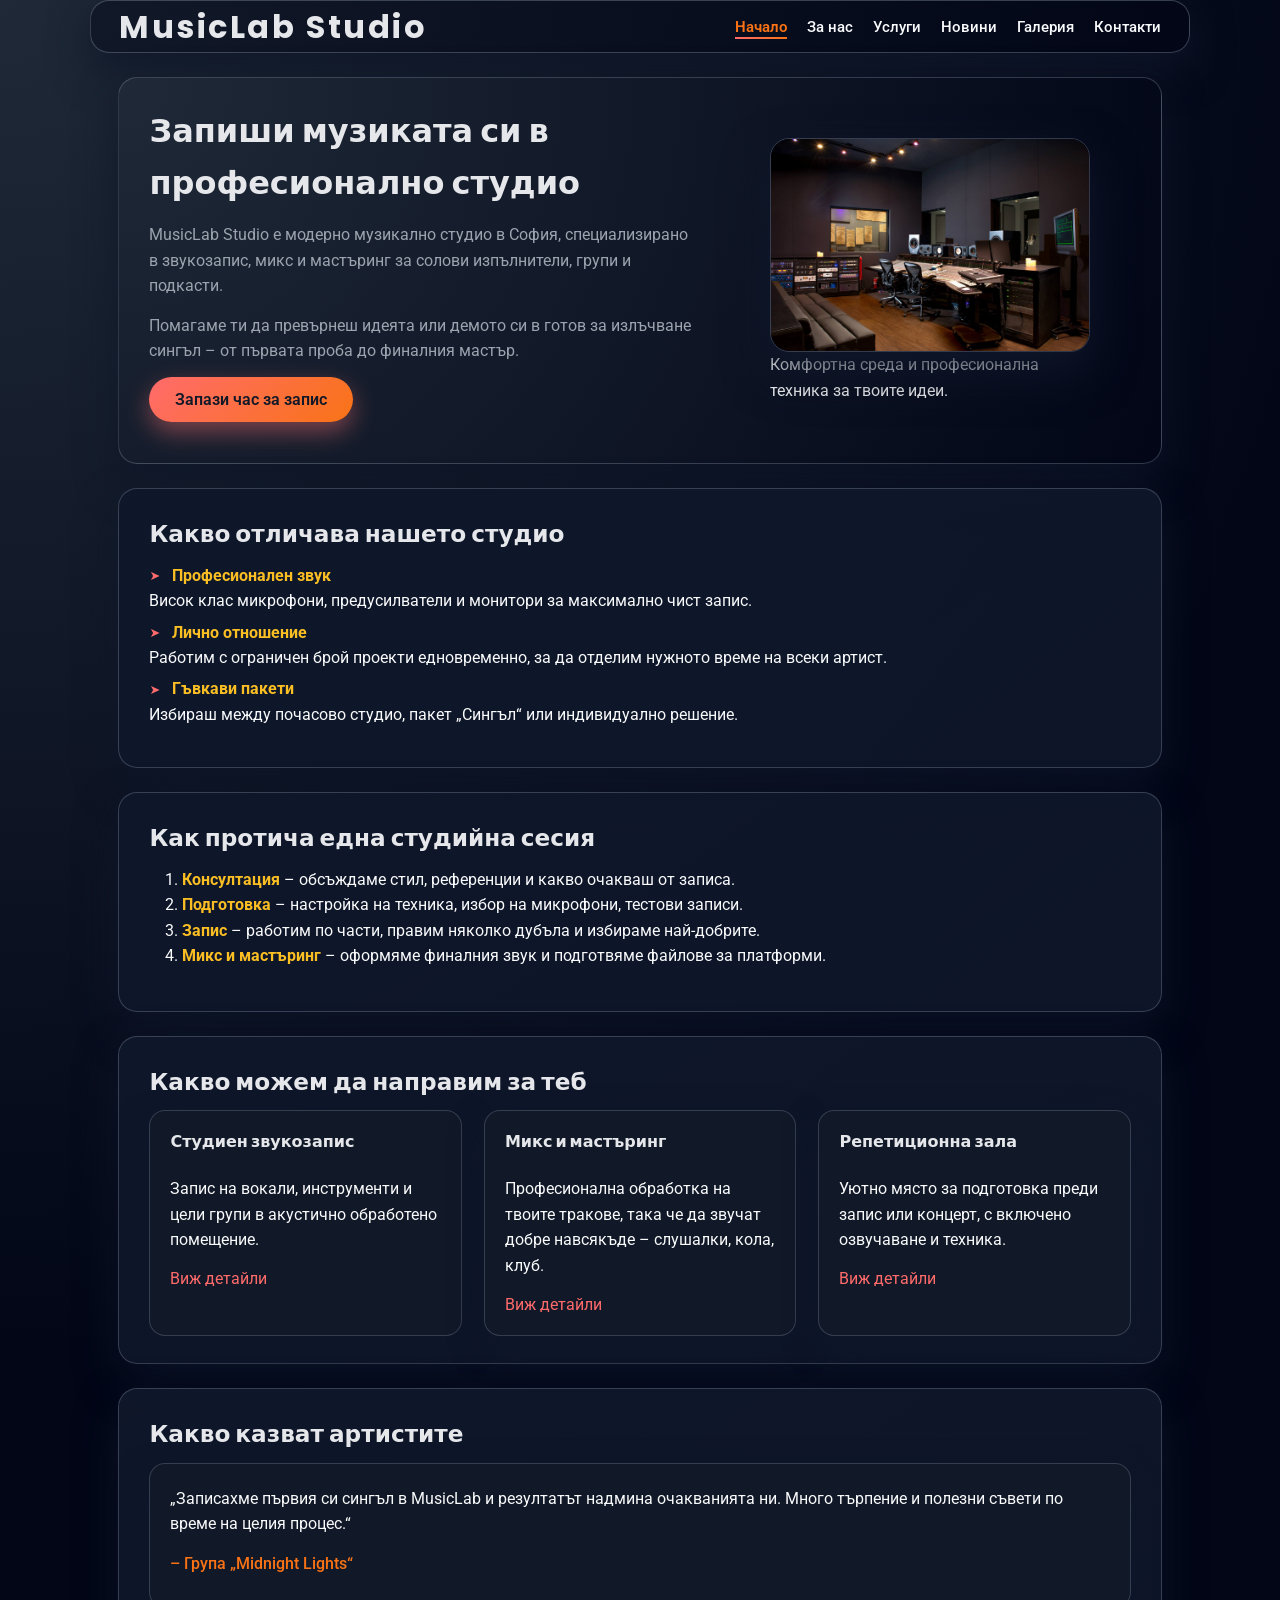
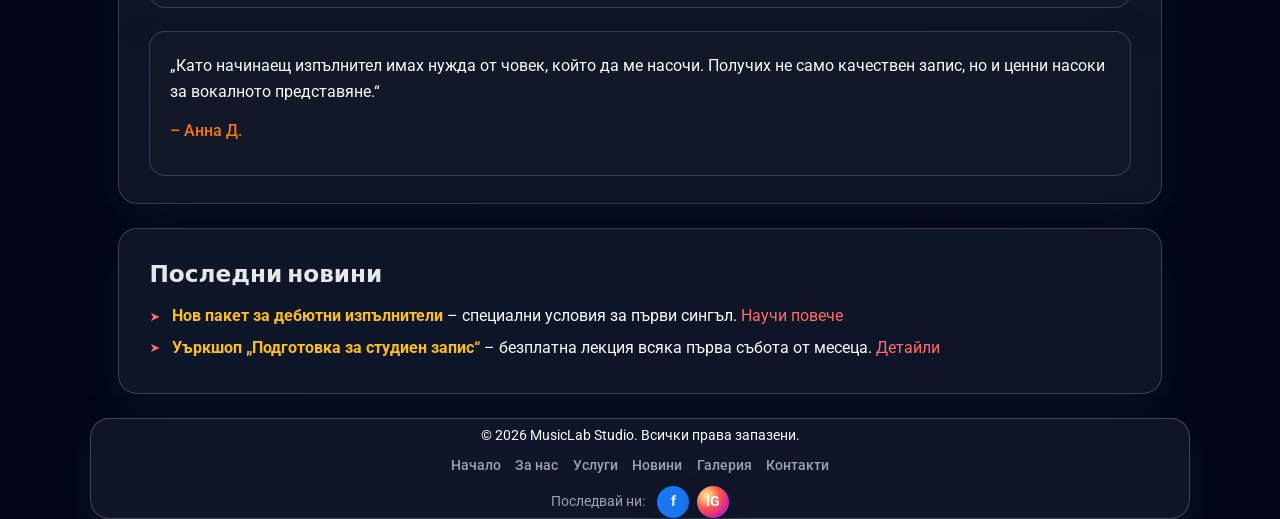
<file: index.html>
﻿<!DOCTYPE html>
<html lang="bg">
<head>
    <meta charset="UTF-8">
    <meta name="viewport" content="width=device-width, initial-scale=1.0">
    <title>MusicLab Studio – Начало</title>
    <meta name="description" content="MusicLab Studio е модерно музикално студио в София, специализирано в звукозапис, микс и мастъринг за изпълнители, групи и подкасти.">
    <link rel="preconnect" href="https://fonts.googleapis.com">
    <link rel="preconnect" href="https://fonts.gstatic.com" crossorigin>
    <link href="https://fonts.googleapis.com/css2?family=Poppins:wght@400;600;700&family=Roboto:wght@300;400;500&display=swap" rel="stylesheet">

    <link rel="stylesheet" href="assets/css/style.css">

</head>
<body>
    <header>
        <h1>MusicLab Studio</h1>
        <nav>
            <ul>
                <li><a href="index.html">Начало</a></li>
                <li><a href="about.html">За нас</a></li>
                <li><a href="services.html">Услуги</a></li>
                <li><a href="news.html">Новини</a></li>
                <li><a href="gallery.html">Галерия</a></li>
                <li><a href="contacts.html">Контакти</a></li>
            </ul>
        </nav>
    </header>

    <main>
        <section class="hero">
            <div class="hero-text">
                <h2>Запиши музиката си в професионално студио</h2>
                <p>
                    MusicLab Studio е модерно музикално студио в София, специализирано
                    в звукозапис, микс и мастъринг за солови изпълнители, групи и подкасти.
                </p>
                <p>
                    Помагаме ти да превърнеш идеята или демото си в готов за излъчване сингъл –
                    от първата проба до финалния мастър.
                </p>
                <p>
                    <a href="contacts.html" class="btn-primary">Запази час за запис</a>
                </p>
            </div>

            <figure class="hero-image">
                <img src="assets/img/studio1.jpg" alt="Контролна зала на MusicLab Studio">
                <figcaption>Комфортна среда и професионална техника за твоите идеи.</figcaption>
            </figure>
        </section>


        <section class="home-highlights">
            <h3>Какво отличава нашето студио</h3>
            <ul class="features-list">
                <li>
                    <strong>Професионален звук</strong><br>
                    Висок клас микрофони, предусилватели и монитори за максимално чист запис.
                </li>
                <li>
                    <strong>Лично отношение</strong><br>
                    Работим с ограничен брой проекти едновременно, за да отделим нужното време
                    на всеки артист.
                </li>
                <li>
                    <strong>Гъвкави пакети</strong><br>
                    Избираш между почасово студио, пакет „Сингъл“ или индивидуално решение.
                </li>
            </ul>
        </section>


        <section class="home-process">
            <h3>Как протича една студийна сесия</h3>
            <ol class="process-steps">
                <li>
                    <strong>Консултация</strong> – обсъждаме стил, референции и какво очакваш от записа.
                </li>
                <li>
                    <strong>Подготовка</strong> – настройка на техника, избор на микрофони, тестови записи.
                </li>
                <li>
                    <strong>Запис</strong> – работим по части, правим няколко дубъла и избираме най-добрите.
                </li>
                <li>
                    <strong>Микс и мастъринг</strong> – оформяме финалния звук и подготвяме файлове за платформи.
                </li>
            </ol>
        </section>


        <section class="home-services-preview">
            <h3>Какво можем да направим за теб</h3>
            <div class="cards">
                <article class="card">
                    <h4>Студиен звукозапис</h4>
                    <p>
                        Запис на вокали, инструменти и цели групи
                        в акустично обработено помещение.
                    </p>
                    <a href="services.html#recording">Виж детайли</a>
                </article>

                <article class="card">
                    <h4>Микс и мастъринг</h4>
                    <p>
                        Професионална обработка на твоите тракове,
                        така че да звучат добре навсякъде – слушалки, кола, клуб.
                    </p>
                    <a href="services.html#mixing">Виж детайли</a>
                </article>

                <article class="card">
                    <h4>Репетиционна зала</h4>
                    <p>
                        Уютно място за подготовка преди запис или концерт,
                        с включено озвучаване и техника.
                    </p>
                    <a href="services.html#rehearsal">Виж детайли</a>
                </article>
            </div>
        </section>


        <section class="home-testimonials">
            <h3>Какво казват артистите</h3>
            <div class="testimonials-grid">
                <article class="testimonial">
                    <p>
                        „Записахме първия си сингъл в MusicLab и резултатът надмина очакванията ни.
                        Много търпение и полезни съвети по време на целия процес.“
                    </p>
                    <p class="author">– Група „Midnight Lights“</p>
                </article>
                <article class="testimonial">
                    <p>
                        „Като начинаещ изпълнител имах нужда от човек, който да ме насочи.
                        Получих не само качествен запис, но и ценни насоки за вокалното представяне.“
                    </p>
                    <p class="author">– Анна Д.</p>
                </article>
            </div>
        </section>


        <section class="home-news-preview">
            <h3>Последни новини</h3>
            <ul class="news-list">
                <li>
                    <strong>Нов пакет за дебютни изпълнители</strong> –
                    специални условия за първи сингъл. <a href="news.html">Научи повече</a>
                </li>
                <li>
                    <strong>Уъркшоп „Подготовка за студиен запис“</strong> –
                    безплатна лекция всяка първа събота от месеца. <a href="news.html">Детайли</a>
                </li>
            </ul>
        </section>
    </main>

    <footer>
        <p>© <span id="current-year"></span> MusicLab Studio. Всички права запазени.</p>

        <nav class="footer-nav">
            <a href="index.html">Начало</a>
            <a href="about.html">За нас</a>
            <a href="services.html">Услуги</a>
            <a href="news.html">Новини</a>
            <a href="gallery.html">Галерия</a>
            <a href="contacts.html">Контакти</a>
        </nav>

        <div class="footer-social">
            <span>Последвай ни:</span>
            <div class="social-links">
                <a href="https://www.facebook.com" target="_blank"
                   class="social-icon social-icon-fb" aria-label="Facebook">f</a>
                <a href="https://www.instagram.com" target="_blank"
                   class="social-icon social-icon-ig" aria-label="Instagram">IG</a>
            </div>
        </div>
    </footer>


    <button id="back-to-top"
            class="back-to-top"
            type="button"
            aria-label="Към началото на страницата">
        ↑ Нагоре
    </button>

    <script src="assets/js/main.js"></script>
</body>
</html>
</file>
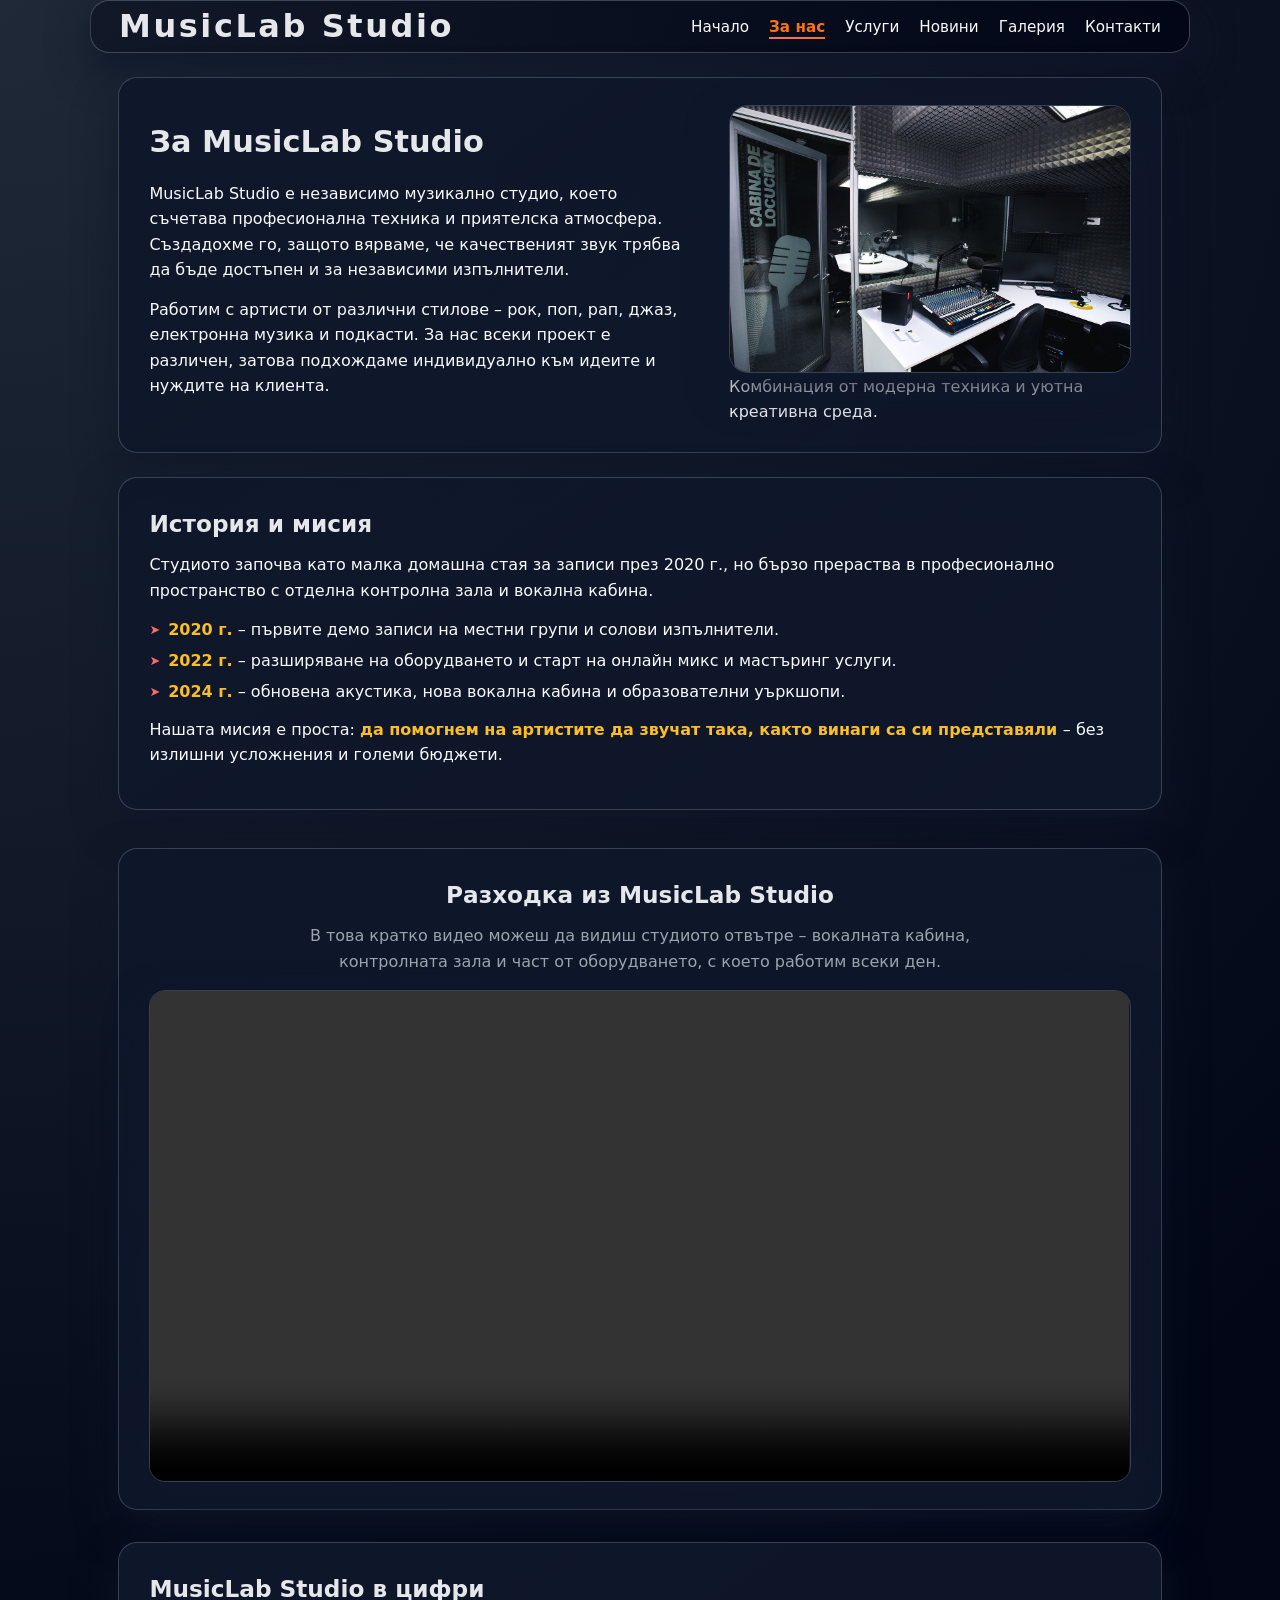
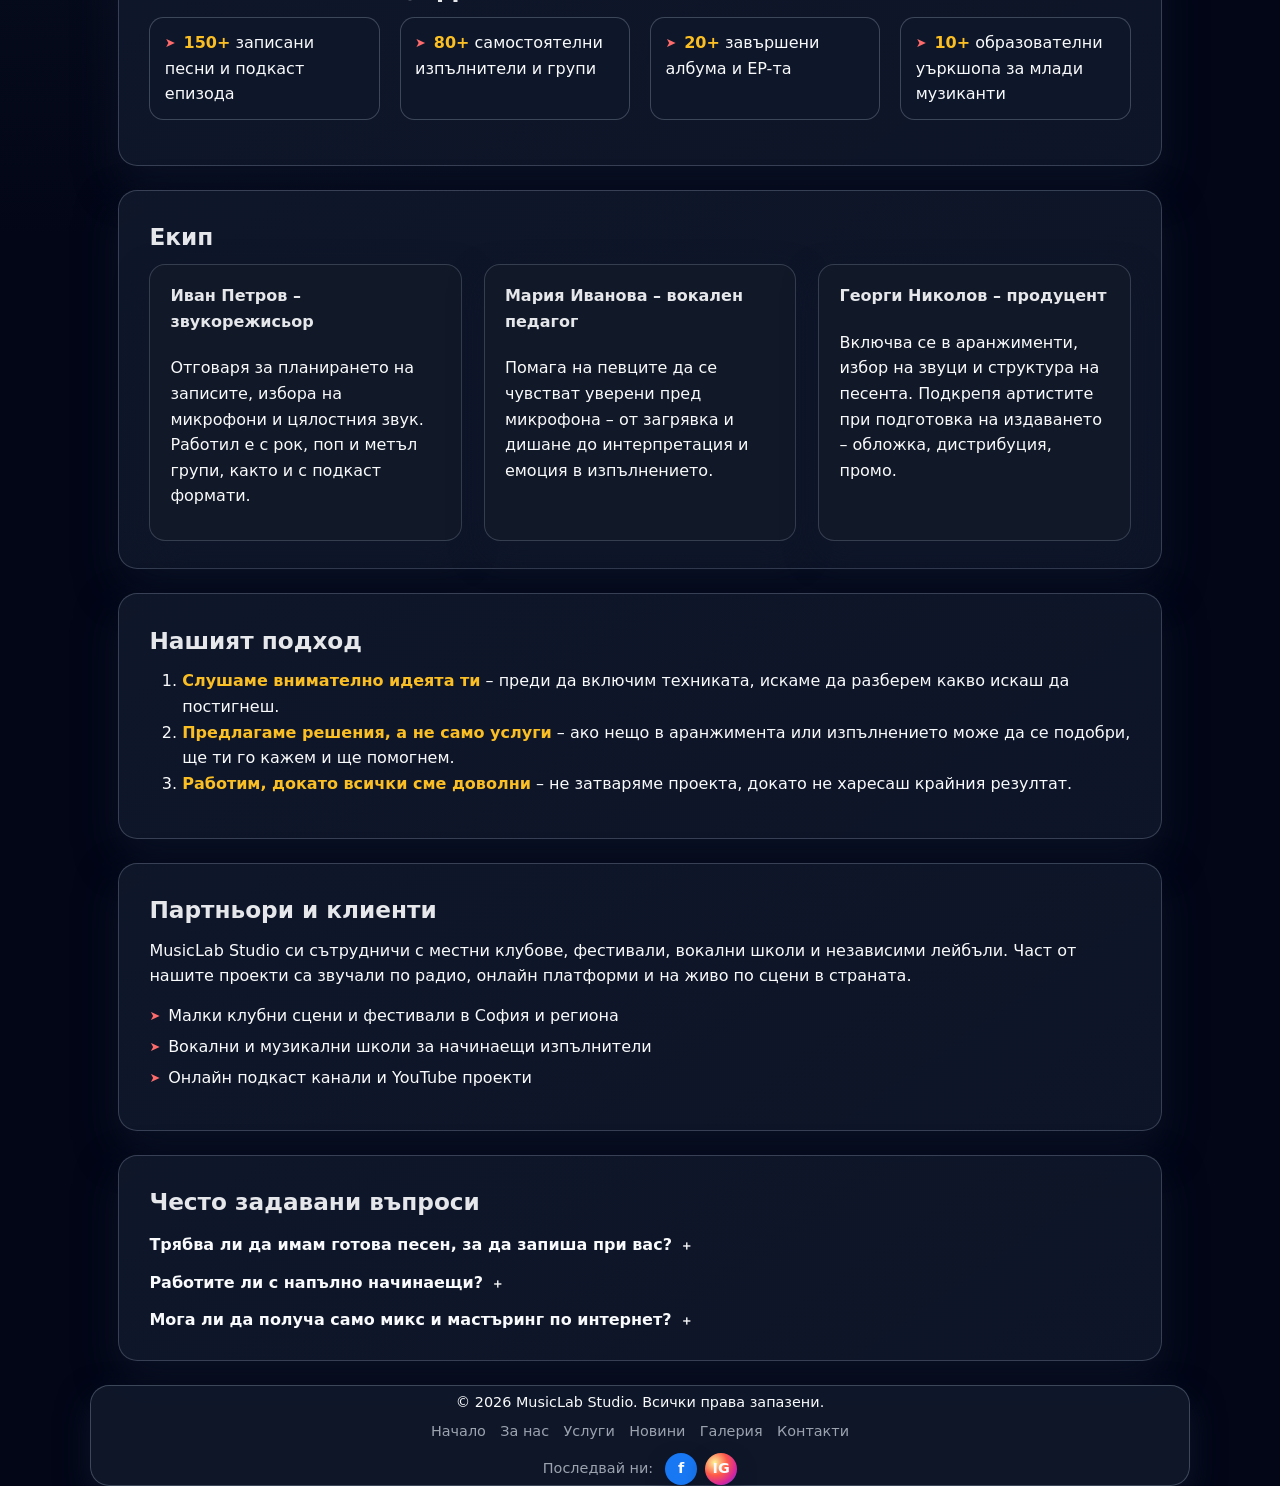
<file: about.html>
﻿<!DOCTYPE html>
<html lang="bg">
<head>
    <meta charset="UTF-8">
    <meta name="viewport" content="width=device-width, initial-scale=1.0">

    <title>MusicLab Studio – За нас</title>
    <meta name="description"
          content="Научи повече за MusicLab Studio – история, мисия, екип, партньори и подход към работата с артисти в професионално оборудвано студио.">

    <link rel="preconnect" href="https://fonts.googleapis.com">
    <link rel="preconnect" href="https://fonts.gstatic.com" crossorigin>
    <link href="https://fonts.googleapis.com/css2?family=Poppins...&family=Roboto...&display=swap" rel="stylesheet">

    <link rel="stylesheet" href="assets/css/style.css">
</head>
<body>
    <header>
        <h1>MusicLab Studio</h1>
        <nav>
            <ul>
                <li><a href="index.html">Начало</a></li>
                <li><a href="about.html">За нас</a></li>
                <li><a href="services.html">Услуги</a></li>
                <li><a href="news.html">Новини</a></li>
                <li><a href="gallery.html">Галерия</a></li>
                <li><a href="contacts.html">Контакти</a></li>
            </ul>
        </nav>
    </header>

    <main>

        <section class="about-intro">
            <div class="about-text">
                <h2>За MusicLab Studio</h2>
                <p>
                    MusicLab Studio е независимо музикално студио, което съчетава
                    професионална техника и приятелска атмосфера. Създадохме го,
                    защото вярваме, че качественият звук трябва да бъде достъпен
                    и за независими изпълнители.
                </p>
                <p>
                    Работим с артисти от различни стилове – рок, поп, рап, джаз,
                    електронна музика и подкасти. За нас всеки проект е различен,
                    затова подхождаме индивидуално към идеите и нуждите на клиента.
                </p>
            </div>

            <figure class="about-photo">
                <img src="assets/img/studio2.jpg" alt="Вокална кабина и контролна зала в студиото">
                <figcaption>Комбинация от модерна техника и уютна креативна среда.</figcaption>
            </figure>
        </section>


        <section class="about-mission">
            <h3>История и мисия</h3>
            <p>
                Студиото започва като малка домашна стая за записи през 2020 г.,
                но бързо прераства в професионално пространство с отделна
                контролна зала и вокална кабина.
            </p>
            <ul class="timeline">
                <li><strong>2020 г.</strong> – първите демо записи на местни групи и солови изпълнители.</li>
                <li><strong>2022 г.</strong> – разширяване на оборудването и старт на онлайн микс и мастъринг услуги.</li>
                <li><strong>2024 г.</strong> – обновена акустика, нова вокална кабина и образователни уъркшопи.</li>
            </ul>
            <p>
                Нашата мисия е проста: <strong>
                    да помогнем на артистите да звучат така,
                    както винаги са си представяли
                </strong> – без излишни усложнения и големи бюджети.
            </p>
        </section>


        <section class="about-media">
            <h3>Разходка из MusicLab Studio</h3>
            <p>
                В това кратко видео можеш да видиш студиото отвътре – вокалната кабина,
                контролната зала и част от оборудването, с което работим всеки ден.
            </p>

            <video controls class="about-video">
                <source src="assets/video/video.mp4" type="video/mp4">
                Твоят браузър не поддържа вградени видеа.
            </video>
        </section>




        <section class="about-stats">
            <h3>MusicLab Studio в цифри</h3>
            <ul class="stats-list">
                <li><strong>150+</strong> записани песни и подкаст епизода</li>
                <li><strong>80+</strong> самостоятелни изпълнители и групи</li>
                <li><strong>20+</strong> завършени албума и EP-та</li>
                <li><strong>10+</strong> образователни уъркшопа за млади музиканти</li>
            </ul>
        </section>


        <section class="about-team">
            <h3>Екип</h3>
            <div class="team-grid">
                <article class="team-member">
                    <h4>Иван Петров – звукорежисьор</h4>
                    <p>
                        Отговаря за планирането на записите, избора на микрофони и
                        цялостния звук. Работил е с рок, поп и метъл групи, както
                        и с подкаст формати.
                    </p>
                </article>

                <article class="team-member">
                    <h4>Мария Иванова – вокален педагог</h4>
                    <p>
                        Помага на певците да се чувстват уверени пред микрофона –
                        от загрявка и дишане до интерпретация и емоция в изпълнението.
                    </p>
                </article>

                <article class="team-member">
                    <h4>Георги Николов – продуцент</h4>
                    <p>
                        Включва се в аранжименти, избор на звуци и структура на песента.
                        Подкрепя артистите при подготовка на издаването – обложка, дистрибуция, промо.
                    </p>
                </article>
            </div>
        </section>


        <section class="about-approach">
            <h3>Нашият подход</h3>
            <ol>
                <li>
                    <strong>Слушаме внимателно идеята ти</strong> – преди да включим техниката,
                    искаме да разберем какво искаш да постигнеш.
                </li>
                <li>
                    <strong>Предлагаме решения, а не само услуги</strong> – ако нещо в аранжимента
                    или изпълнението може да се подобри, ще ти го кажем и ще помогнем.
                </li>
                <li>
                    <strong>Работим, докато всички сме доволни</strong> – не затваряме проекта,
                    докато не харесаш крайния резултат.
                </li>
            </ol>
        </section>


        <section class="about-partners">
            <h3>Партньори и клиенти</h3>
            <p>
                MusicLab Studio си сътрудничи с местни клубове, фестивали, вокални школи
                и независими лейбъли. Част от нашите проекти са звучали по радио,
                онлайн платформи и на живо по сцени в страната.
            </p>
            <ul class="partners-list">
                <li>Малки клубни сцени и фестивали в София и региона</li>
                <li>Вокални и музикални школи за начинаещи изпълнители</li>
                <li>Онлайн подкаст канали и YouTube проекти</li>
            </ul>
        </section>


        <section class="about-faq">
            <h3>Често задавани въпроси</h3>
            <dl>
                <dt>Трябва ли да имам готова песен, за да запиша при вас?</dt>
                <dd>
                    Не е задължително – можем да ти помогнем с аранжимент и структура.
                    Важно е да имаш базова идея и няколко референтни песни.
                </dd>

                <dt>Работите ли с напълно начинаещи?</dt>
                <dd>
                    Да, често записваме артисти, които влизат в студио за първи път.
                    Ще те насочим стъпка по стъпка.
                </dd>

                <dt>Мога ли да получа само микс и мастъринг по интернет?</dt>
                <dd>
                    Да – изпращаш ни траковете онлайн, а ние връщаме готовия микс и мастър.
                </dd>
            </dl>
        </section>
    </main>


    <footer>
        <p>© <span id="current-year"></span> MusicLab Studio. Всички права запазени.</p>

        <nav class="footer-nav">
            <a href="index.html">Начало</a>
            <a href="about.html">За нас</a>
            <a href="services.html">Услуги</a>
            <a href="news.html">Новини</a>
            <a href="gallery.html">Галерия</a>
            <a href="contacts.html">Контакти</a>
        </nav>

        <div class="footer-social">
            <span>Последвай ни:</span>
            <div class="social-links">
                <a href="https://www.facebook.com" target="_blank"
                   class="social-icon social-icon-fb" aria-label="Facebook">f</a>
                <a href="https://www.instagram.com" target="_blank"
                   class="social-icon social-icon-ig" aria-label="Instagram">IG</a>
            </div>
        </div>
    </footer>

    <button id="back-to-top"
            class="back-to-top"
            type="button"
            aria-label="Към началото на страницата">
        ↑ Нагоре
    </button>

    <script src="assets/js/main.js"></script>
</body>
</html>
</file>
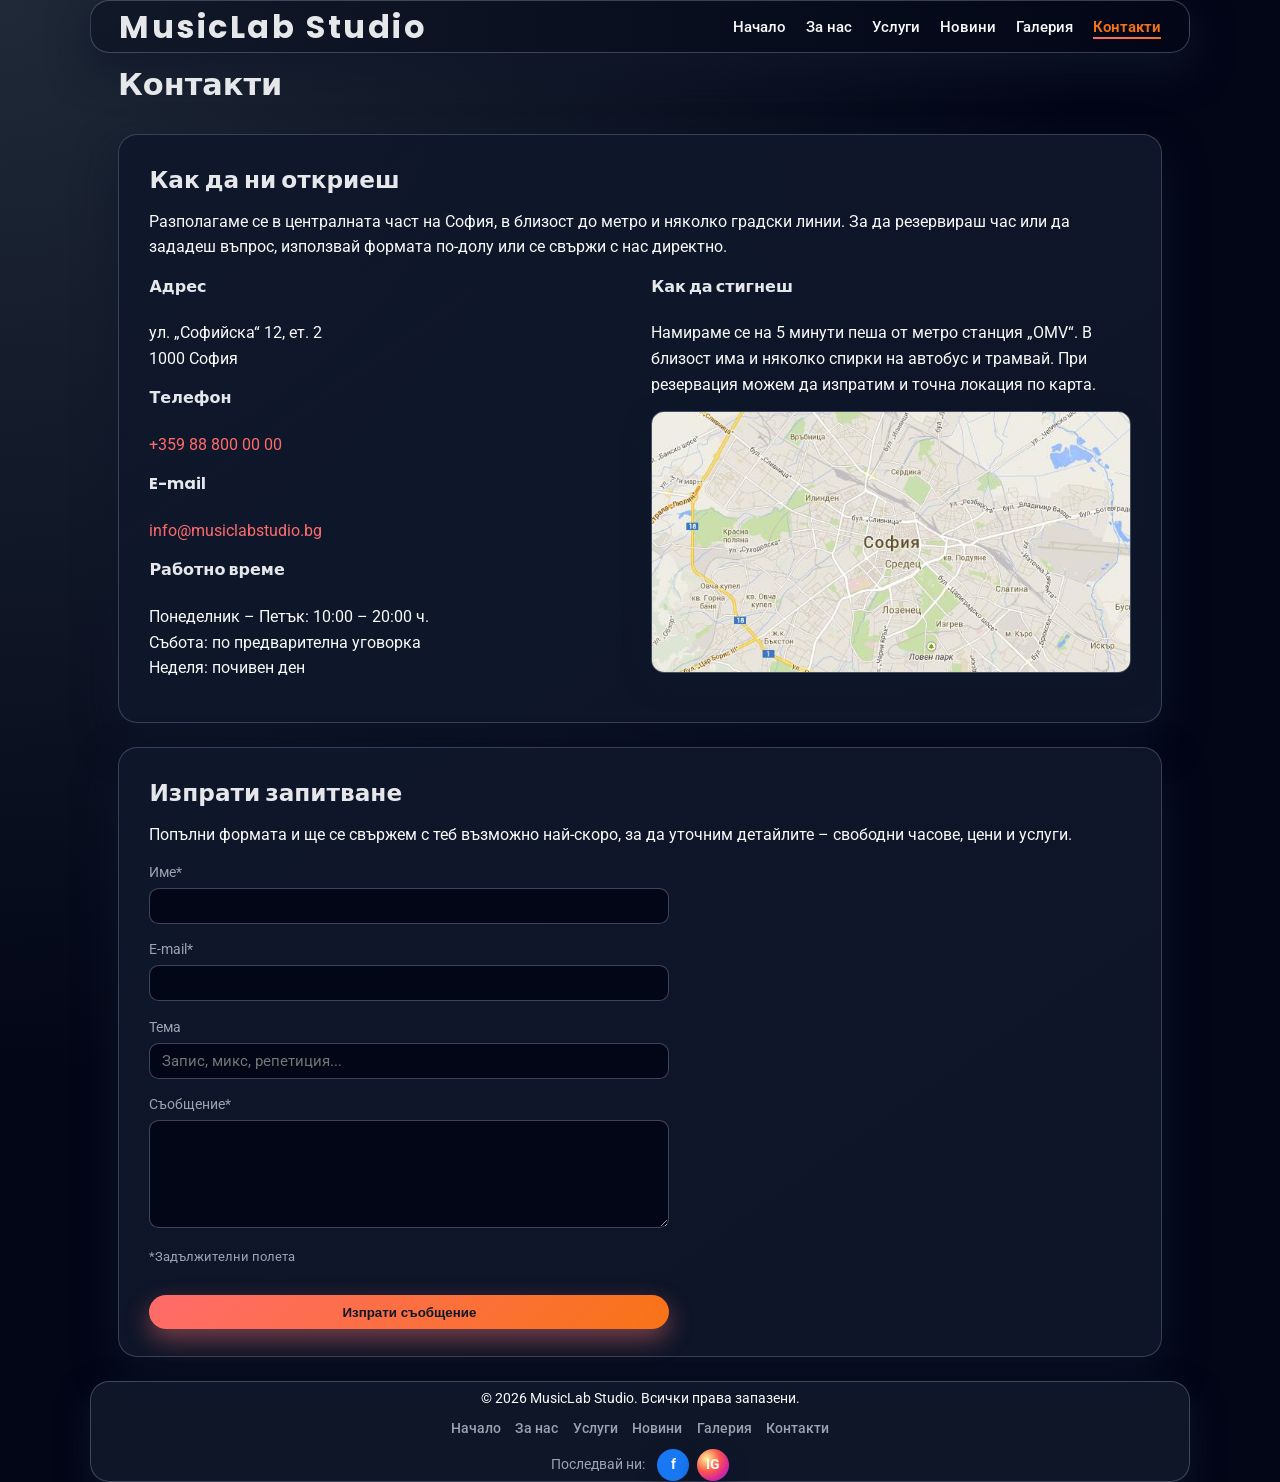
<file: contacts.html>
﻿<!DOCTYPE html>
<html lang="bg">
<head>
    <meta charset="UTF-8">
    <meta name="viewport" content="width=device-width, initial-scale=1.0">
    <title>MusicLab Studio – Контакти</title>
    <meta name="description" content="Контакти с MusicLab Studio – адрес в София, телефон, имейл и форма за запитвания и резервации за студиен звукозапис и репетиции.">
     <link rel="preconnect" href="https://fonts.googleapis.com">
    <link rel="preconnect" href="https://fonts.gstatic.com" crossorigin>
    <link href="https://fonts.googleapis.com/css2?family=Poppins:wght@400;600;700&family=Roboto:wght@300;400;500&display=swap" rel="stylesheet">

    <link rel="stylesheet" href="assets/css/style.css">

</head>
<body>
    <header>
        <h1>MusicLab Studio</h1>
        <nav>
            <ul>
                <li><a href="index.html">Начало</a></li>
                <li><a href="about.html">За нас</a></li>
                <li><a href="services.html">Услуги</a></li>
                <li><a href="news.html">Новини</a></li>
                <li><a href="gallery.html">Галерия</a></li>
                <li><a href="contacts.html">Контакти</a></li>
            </ul>
        </nav>
    </header>

    <main>
        <h2>Контакти</h2>

        <section class="contacts-info">
            <h3>Как да ни откриеш</h3>
            <p>
                Разполагаме се в централната част на София, в близост до метро и няколко
                градски линии. За да резервираш час или да зададеш въпрос, използвай формата
                по-долу или се свържи с нас директно.
            </p>

            <div class="contacts-grid">
                <div class="contacts-details">
                    <h4>Адрес</h4>
                    <p>
                        ул. „Софийска“ 12, ет. 2<br>
                        1000 София
                    </p>

                    <h4>Телефон</h4>
                    <p><a href="tel:+359888000000">+359 88 800 00 00</a></p>

                    <h4>E-mail</h4>
                    <p><a href="mailto:info@musiclabstudio.bg">info@musiclabstudio.bg</a></p>

                    <h4>Работно време</h4>
                    <p>
                        Понеделник – Петък: 10:00 – 20:00 ч.<br>
                        Събота: по предварителна уговорка<br>
                        Неделя: почивен ден
                    </p>
                </div>

                <div class="contacts-map">
                    <h4>Как да стигнеш</h4>
                    <p>
                        Намираме се на 5 минути пеша от метро станция „OMV“. В близост
                        има и няколко спирки на автобус и трамвай. При резервация можем
                        да изпратим и точна локация по карта.
                    </p>

                    <div class="map-wrapper">
                        <img src="assets/img/map.jpg" alt="Карта на района около студиото">
                    </div>





                </div>
            </div>
        </section>

        <section class="contacts-form-section">
            <h3>Изпрати запитване</h3>
            <p>
                Попълни формата и ще се свържем с теб възможно най-скоро, за да уточним
                детайлите – свободни часове, цени и услуги.
            </p>

            <form action="#" method="post" class="contact-form">
                <div class="form-row">
                    <label for="name">Име*</label>
                    <input type="text" id="name" name="name" required>
                </div>

                <div class="form-row">
                    <label for="email">E-mail*</label>
                    <input type="email" id="email" name="email" required>
                </div>

                <div class="form-row">
                    <label for="subject">Тема</label>
                    <input type="text" id="subject" name="subject" placeholder="Запис, микс, репетиция...">
                </div>

                <div class="form-row">
                    <label for="message">Съобщение*</label>
                    <textarea id="message" name="message" rows="5" required></textarea>
                </div>

                <p class="form-note">*Задължителни полета</p>

                <button type="submit" class="btn-primary">Изпрати съобщение</button>
            </form>
        </section>
    </main>

    <footer>
        <p>© <span id="current-year"></span> MusicLab Studio. Всички права запазени.</p>

        <nav class="footer-nav">
            <a href="index.html">Начало</a>
            <a href="about.html">За нас</a>
            <a href="services.html">Услуги</a>
            <a href="news.html">Новини</a>
            <a href="gallery.html">Галерия</a>
            <a href="contacts.html">Контакти</a>
        </nav>

        <div class="footer-social">
            <span>Последвай ни:</span>
            <div class="social-links">
                <a href="https://www.facebook.com" target="_blank"
                   class="social-icon social-icon-fb" aria-label="Facebook">f</a>
                <a href="https://www.instagram.com" target="_blank"
                   class="social-icon social-icon-ig" aria-label="Instagram">IG</a>
            </div>
        </div>
    </footer>

    <button id="back-to-top"
            class="back-to-top"
            type="button"
            aria-label="Към началото на страницата">
        ↑ Нагоре
    </button>

    <script src="assets/js/main.js"></script>
</body>
</html>
</file>
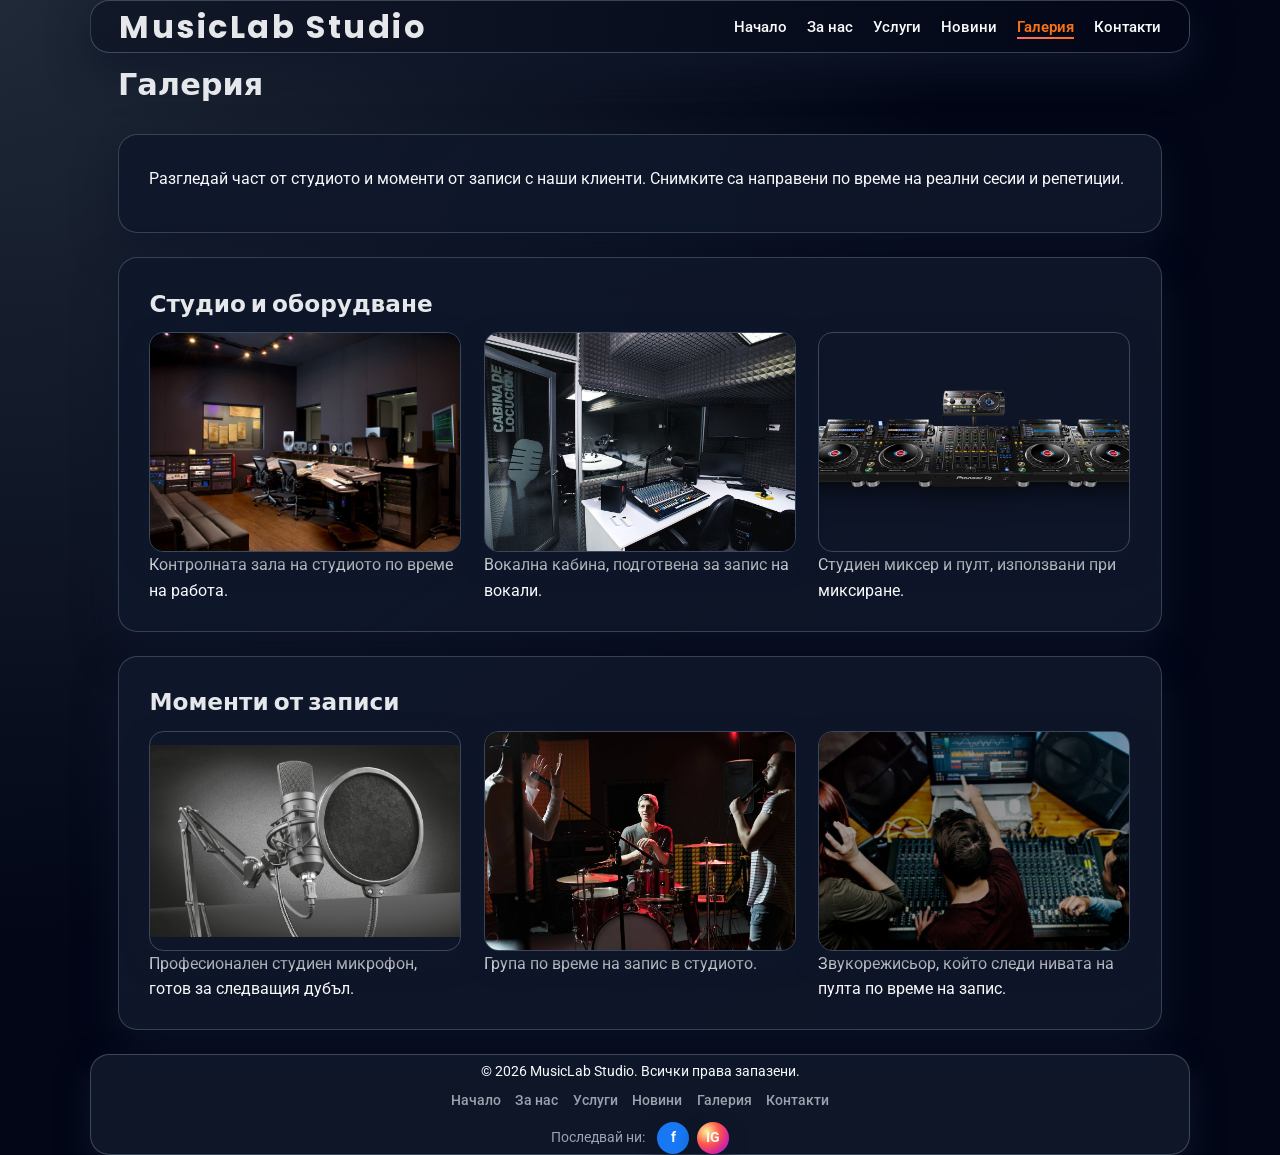
<file: gallery.html>
﻿<!DOCTYPE html>
<html lang="bg">
<head>
    <meta charset="UTF-8">
    <meta name="viewport" content="width=device-width, initial-scale=1.0">
    <title>MusicLab Studio – Галерия</title>
    <meta name="description" content="Галерия на MusicLab Studio – снимки от студиото, оборудването, репетиции и записи с изпълнители в модерна професионална среда.">
    <link rel="preconnect" href="https://fonts.googleapis.com">
    <link rel="preconnect" href="https://fonts.gstatic.com" crossorigin>
    <link href="https://fonts.googleapis.com/css2?family=Poppins:wght@400;600;700&family=Roboto:wght@300;400;500&display=swap" rel="stylesheet">

    <link rel="stylesheet" href="assets/css/style.css">

</head>
<body>
    <header>
        <h1>MusicLab Studio</h1>
        <nav>
            <ul>
                <li><a href="index.html">Начало</a></li>
                <li><a href="about.html">За нас</a></li>
                <li><a href="services.html">Услуги</a></li>
                <li><a href="news.html">Новини</a></li>
                <li><a href="gallery.html">Галерия</a></li>
                <li><a href="contacts.html">Контакти</a></li>
            </ul>
        </nav>
    </header>

    <main>
        <h2>Галерия</h2>

        <section class="gallery-intro">
            <p>
                Разгледай част от студиото и моменти от записи с наши клиенти.
                Снимките са направени по време на реални сесии и репетиции.
            </p>
        </section>

        <section class="gallery-section">
            <h3>Студио и оборудване</h3>
            <div class="gallery-grid">
                <figure>
                    <img src="assets/img/studio1.jpg" alt="Контролна зала на студиото">
                    <figcaption>Контролната зала на студиото по време на работа.</figcaption>
                </figure>
                <figure>
                    <img src="assets/img/studio2.jpg" alt="Вокална кабина">
                    <figcaption>Вокална кабина, подготвена за запис на вокали.</figcaption>
                </figure>
                <figure>
                    <img src="assets/img/mixer.jpg" alt="Студиен миксер и пулт">
                    <figcaption>Студиен миксер и пулт, използвани при миксиране.</figcaption>
                </figure>
            </div>
        </section>

        <section class="gallery-section">
            <h3>Моменти от записи</h3>
            <div class="gallery-grid">
                <figure>
                    <img src="assets/img/microphone.jpg" alt="Професионален студиен микрофон">
                    <figcaption>Професионален студиен микрофон, готов за следващия дубъл.</figcaption>
                </figure>
                <figure>
                    <img src="assets/img/band.jpg" alt="Група по време на запис в студиото">
                    <figcaption>Група по време на запис в студиото.</figcaption>
                </figure>
                <figure>
                    <img src="assets/img/producer.jpg" alt="Звукорежисьор, работещ на пулта">
                    <figcaption>Звукорежисьор, който следи нивата на пулта по време на запис.</figcaption>
                </figure>
            </div>
        </section>
    </main>

    <footer>
        <p>© <span id="current-year"></span> MusicLab Studio. Всички права запазени.</p>

        <nav class="footer-nav">
            <a href="index.html">Начало</a>
            <a href="about.html">За нас</a>
            <a href="services.html">Услуги</a>
            <a href="news.html">Новини</a>
            <a href="gallery.html">Галерия</a>
            <a href="contacts.html">Контакти</a>
        </nav>

        <div class="footer-social">
            <span>Последвай ни:</span>
            <div class="social-links">
                <a href="https://www.facebook.com" target="_blank"
                   class="social-icon social-icon-fb" aria-label="Facebook">f</a>
                <a href="https://www.instagram.com" target="_blank"
                   class="social-icon social-icon-ig" aria-label="Instagram">IG</a>
            </div>
        </div>
    </footer>

    <button id="back-to-top"
            class="back-to-top"
            type="button"
            aria-label="Към началото на страницата">
        ↑ Нагоре
    </button>

    <script src="assets/js/main.js"></script>
</body>
</html>
</file>
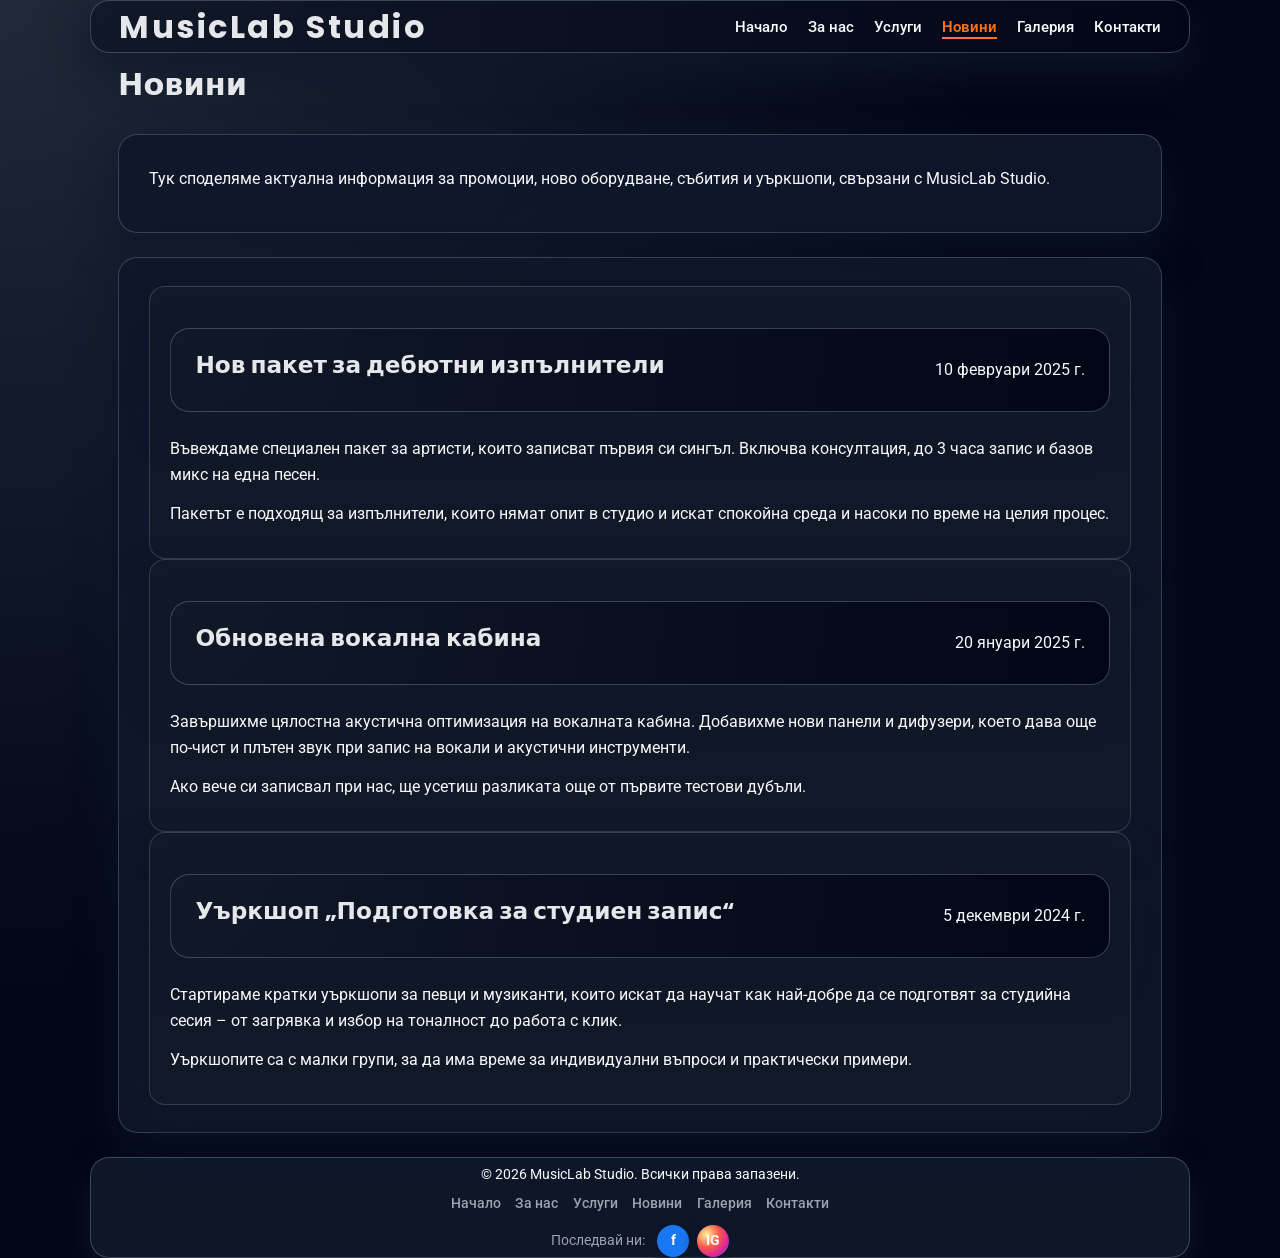
<file: news.html>
﻿<!DOCTYPE html>
<html lang="bg">
<head>
    <meta charset="UTF-8">
    <meta name="viewport" content="width=device-width, initial-scale=1.0">
    <title>MusicLab Studio – Новини</title>
    <meta name="description" content="Новини от MusicLab Studio – актуална информация за нови услуги, промоции, уъркшопи и събития в студиото за музиканти и подкастъри.">
    <link rel="preconnect" href="https://fonts.googleapis.com">
    <link rel="preconnect" href="https://fonts.gstatic.com" crossorigin>
    <link href="https://fonts.googleapis.com/css2?family=Poppins:wght@400;600;700&family=Roboto:wght@300;400;500&display=swap" rel="stylesheet">

    <link rel="stylesheet" href="assets/css/style.css">

</head>
<body>
    <header>
        <h1>MusicLab Studio</h1>
        <nav>
            <ul>
                <li><a href="index.html">Начало</a></li>
                <li><a href="about.html">За нас</a></li>
                <li><a href="services.html">Услуги</a></li>
                <li><a href="news.html">Новини</a></li>
                <li><a href="gallery.html">Галерия</a></li>
                <li><a href="contacts.html">Контакти</a></li>
            </ul>
        </nav>
    </header>
    <main>
        <h2>Новини</h2>

        <section class="news-intro">
            <p>
                Тук споделяме актуална информация за промоции, ново оборудване,
                събития и уъркшопи, свързани с MusicLab Studio.
            </p>
        </section>

        <section class="news-list">
            <article class="news-item">
                <header>
                    <h3>Нов пакет за дебютни изпълнители</h3>
                    <time datetime="2025-02-10">10 февруари 2025 г.</time>
                </header>
                <p>
                    Въвеждаме специален пакет за артисти, които записват първия си сингъл.
                    Включва консултация, до 3 часа запис и базов микс на една песен.
                </p>
                <p>
                    Пакетът е подходящ за изпълнители, които нямат опит в студио
                    и искат спокойна среда и насоки по време на целия процес.
                </p>
            </article>

            <article class="news-item">
                <header>
                    <h3>Обновена вокална кабина</h3>
                    <time datetime="2025-01-20">20 януари 2025 г.</time>
                </header>
                <p>
                    Завършихме цялостна акустична оптимизация на вокалната кабина.
                    Добавихме нови панели и дифузери, което дава още по-чист и плътен
                    звук при запис на вокали и акустични инструменти.
                </p>
                <p>
                    Ако вече си записвал при нас, ще усетиш разликата още от първите тестови дубъли.
                </p>
            </article>

            <article class="news-item">
                <header>
                    <h3>Уъркшоп „Подготовка за студиен запис“</h3>
                    <time datetime="2024-12-05">5 декември 2024 г.</time>
                </header>
                <p>
                    Стартираме кратки уъркшопи за певци и музиканти, които искат
                    да научат как най-добре да се подготвят за студийна сесия –
                    от загрявка и избор на тоналност до работа с клик.
                </p>
                <p>
                    Уъркшопите са с малки групи, за да има време за индивидуални въпроси
                    и практически примери.
                </p>
            </article>
        </section>
    </main>


    <footer>
        <p>© <span id="current-year"></span> MusicLab Studio. Всички права запазени.</p>

        <nav class="footer-nav">
            <a href="index.html">Начало</a>
            <a href="about.html">За нас</a>
            <a href="services.html">Услуги</a>
            <a href="news.html">Новини</a>
            <a href="gallery.html">Галерия</a>
            <a href="contacts.html">Контакти</a>
        </nav>

        <div class="footer-social">
            <span>Последвай ни:</span>
            <div class="social-links">
                <a href="https://www.facebook.com" target="_blank"
                   class="social-icon social-icon-fb" aria-label="Facebook">f</a>
                <a href="https://www.instagram.com" target="_blank"
                   class="social-icon social-icon-ig" aria-label="Instagram">IG</a>
            </div>
        </div>
    </footer>


    <button id="back-to-top"
            class="back-to-top"
            type="button"
            aria-label="Към началото на страницата">
        ↑ Нагоре
    </button>

    <script src="assets/js/main.js"></script>
</body>
</html>
</file>
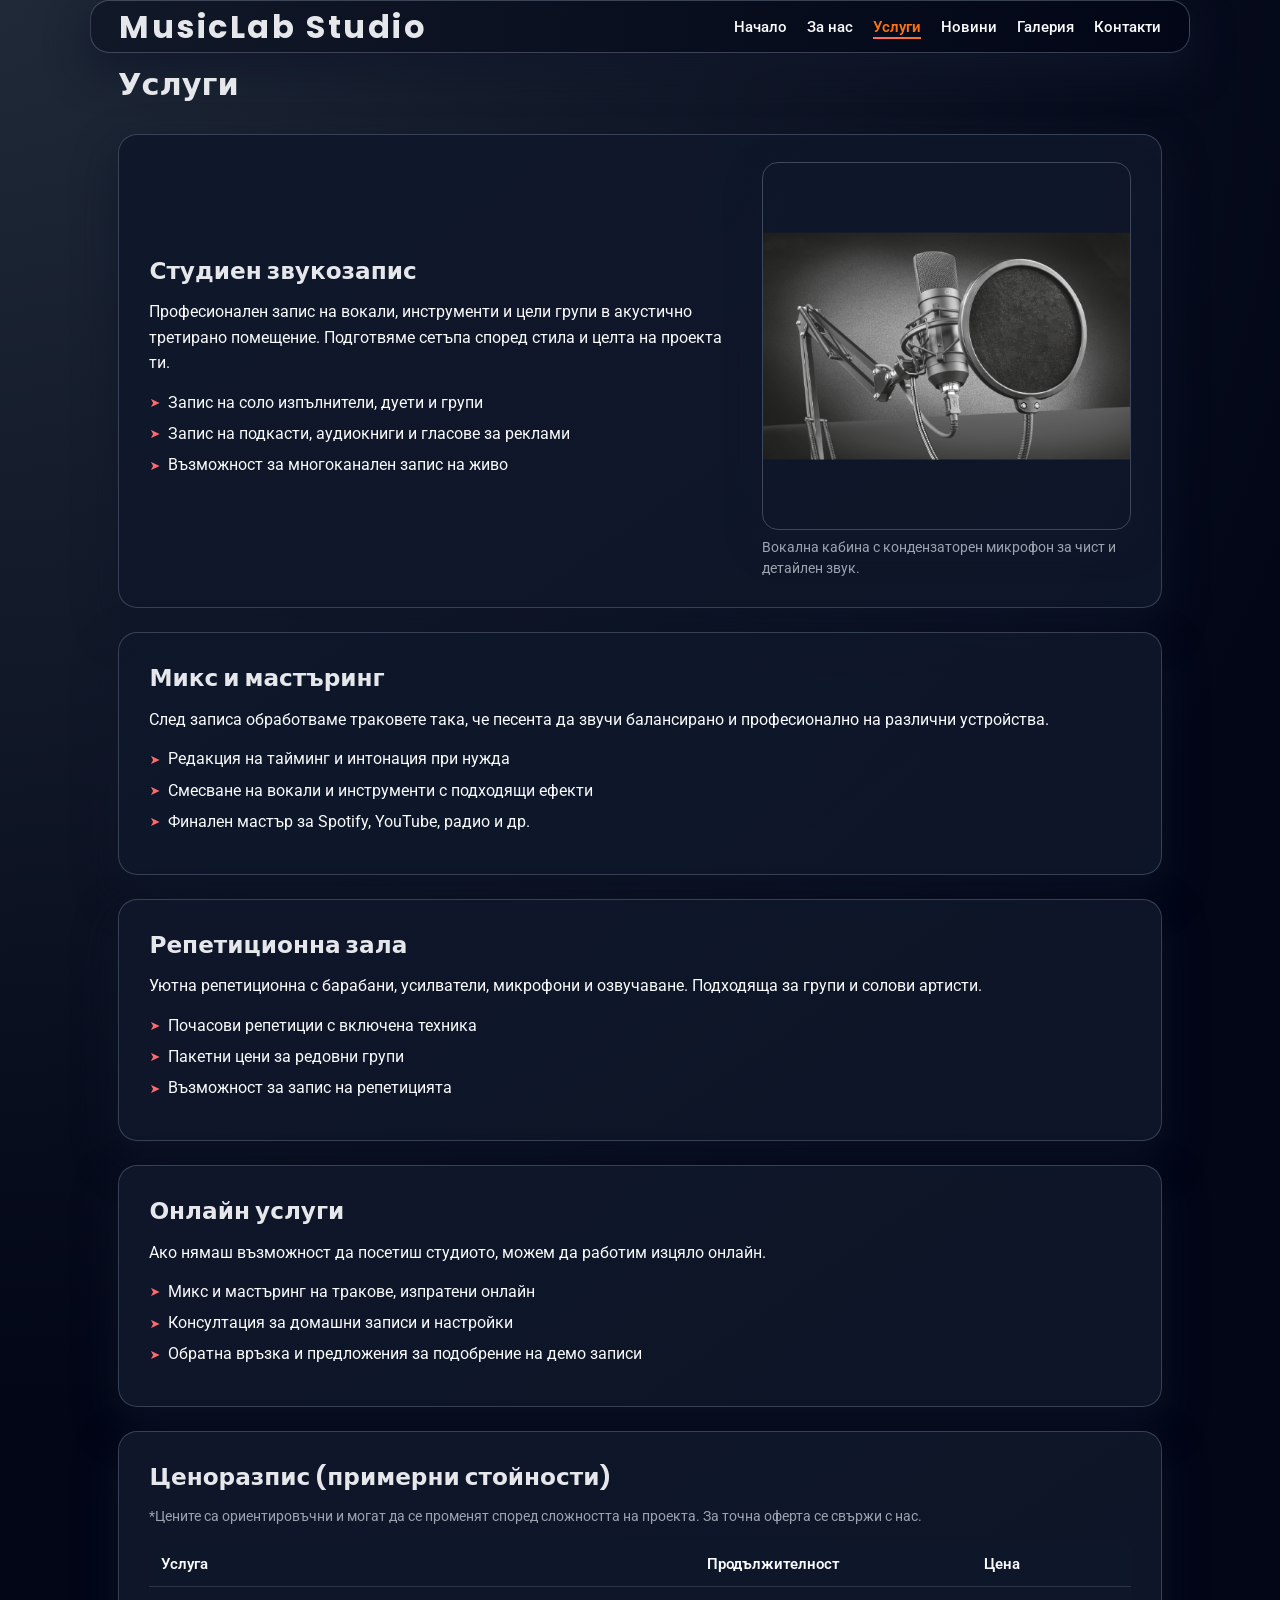
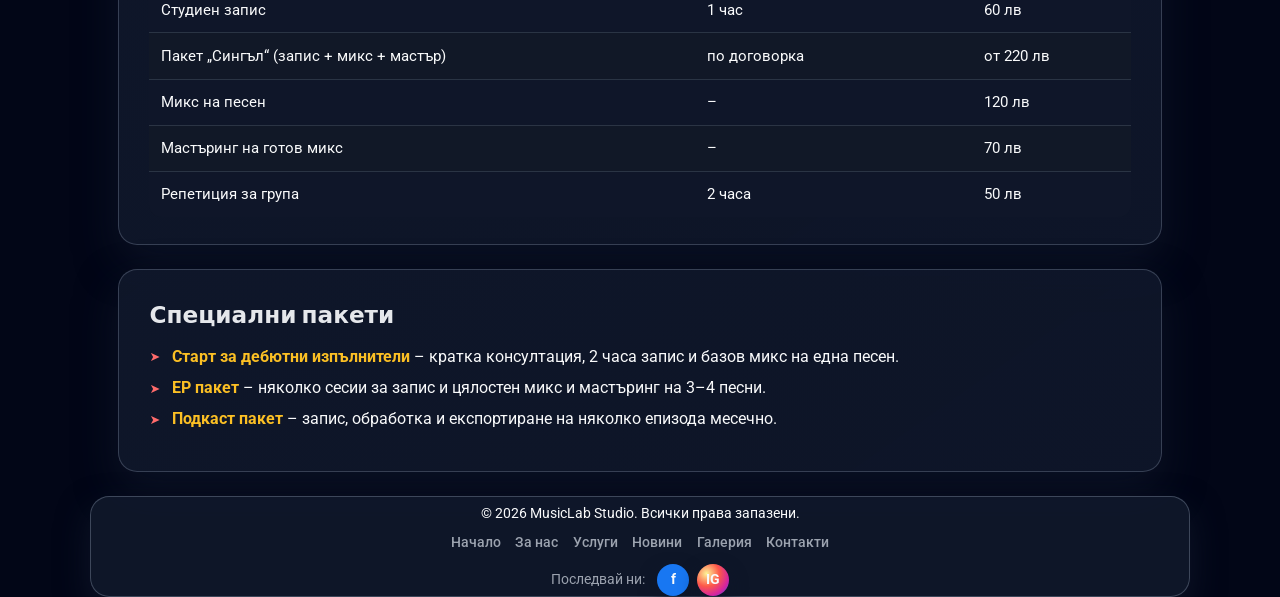
<file: services.html>
﻿<!DOCTYPE html>
<html lang="bg">
<head>
    <meta charset="UTF-8">
    <meta name="viewport" content="width=device-width, initial-scale=1.0">
    <title>MusicLab Studio – Услуги</title>
    <meta name="description" content="Услугите на MusicLab Studio: студиен звукозапис, микс и мастъринг, репетиционна зала, онлайн услуги и специални пакети с примерни цени.">
    <link rel="preconnect" href="https://fonts.googleapis.com">
    <link rel="preconnect" href="https://fonts.gstatic.com" crossorigin>
    <link href="https://fonts.googleapis.com/css2?family=Poppins:wght@400;600;700&family=Roboto:wght@300;400;500&display=swap" rel="stylesheet">

    <link rel="stylesheet" href="assets/css/style.css">

</head>
<body>
    <header>
        <h1>MusicLab Studio</h1>
        <nav>
            <ul>
                <li><a href="index.html">Начало</a></li>
                <li><a href="about.html">За нас</a></li>
                <li><a href="services.html">Услуги</a></li>
                <li><a href="news.html">Новини</a></li>
                <li><a href="gallery.html">Галерия</a></li>
                <li><a href="contacts.html">Контакти</a></li>
            </ul>
        </nav>
    </header>

    <main>
        <h2>Услуги</h2>

        <section id="recording" class="service-block">
            <div class="service-text">
                <h3>Студиен звукозапис</h3>
                <p>
                    Професионален запис на вокали, инструменти и цели групи
                    в акустично третиранo помещение. Подготвяме сетъпа според стила
                    и целта на проекта ти.
                </p>
                <ul>
                    <li>Запис на соло изпълнители, дуети и групи</li>
                    <li>Запис на подкасти, аудиокниги и гласове за реклами</li>
                    <li>Възможност за многоканален запис на живо</li>
                </ul>
            </div>

            <figure class="service-image">
                <img src="assets/img/microphone.jpg" alt="Професионален студиен микрофон в MusicLab Studio">
                <figcaption>Вокална кабина с кондензаторен микрофон за чист и детайлен звук.</figcaption>
            </figure>
        </section>


        <section id="mixing">
            <h3>Микс и мастъринг</h3>
            <p>
                След записа обработваме траковете така, че песента да звучи
                балансирано и професионално на различни устройства.
            </p>
            <ul>
                <li>Редакция на тайминг и интонация при нужда</li>
                <li>Смесване на вокали и инструменти с подходящи ефекти</li>
                <li>Финален мастър за Spotify, YouTube, радио и др.</li>
            </ul>
        </section>

        <section id="rehearsal">
            <h3>Репетиционна зала</h3>
            <p>
                Уютна репетиционна с барабани, усилватели, микрофони и озвучаване.
                Подходяща за групи и солови артисти.
            </p>
            <ul>
                <li>Почасови репетиции с включена техника</li>
                <li>Пакетни цени за редовни групи</li>
                <li>Възможност за запис на репетицията</li>
            </ul>
        </section>

        <section id="online">
            <h3>Онлайн услуги</h3>
            <p>
                Ако нямаш възможност да посетиш студиото, можем да работим изцяло онлайн.
            </p>
            <ul>
                <li>Микс и мастъринг на тракове, изпратени онлайн</li>
                <li>Консултация за домашни записи и настройки</li>
                <li>Обратна връзка и предложения за подобрение на демо записи</li>
            </ul>
        </section>

        <section id="pricing">
            <h3>Ценоразпис (примерни стойности)</h3>
            <p class="note">
                *Цените са ориентировъчни и могат да се променят според сложността на проекта.
                За точна оферта се свържи с нас.
            </p>
            <table>
                <thead>
                    <tr>
                        <th>Услуга</th>
                        <th>Продължителност</th>
                        <th>Цена</th>
                    </tr>
                </thead>
                <tbody>
                    <tr>
                        <td>Студиен запис</td>
                        <td>1 час</td>
                        <td>60 лв</td>
                    </tr>
                    <tr>
                        <td>Пакет „Сингъл“ (запис + микс + мастър)</td>
                        <td>по договорка</td>
                        <td>от 220 лв</td>
                    </tr>
                    <tr>
                        <td>Микс на песен</td>
                        <td>–</td>
                        <td>120 лв</td>
                    </tr>
                    <tr>
                        <td>Мастъринг на готов микс</td>
                        <td>–</td>
                        <td>70 лв</td>
                    </tr>
                    <tr>
                        <td>Репетиция за група</td>
                        <td>2 часа</td>
                        <td>50 лв</td>
                    </tr>
                </tbody>
            </table>
        </section>

        <section id="packages">
            <h3>Специални пакети</h3>
            <ul>
                <li>
                    <strong>Старт за дебютни изпълнители</strong> – кратка консултация,
                    2 часа запис и базов микс на една песен.
                </li>
                <li>
                    <strong>EP пакет</strong> – няколко сесии за запис и цялостен микс и мастъринг на 3–4 песни.
                </li>
                <li>
                    <strong>Подкаст пакет</strong> – запис, обработка и експортиране на няколко епизода месечно.
                </li>
            </ul>
        </section>
    </main>

    <footer>
        <p>© <span id="current-year"></span> MusicLab Studio. Всички права запазени.</p>

        <nav class="footer-nav">
            <a href="index.html">Начало</a>
            <a href="about.html">За нас</a>
            <a href="services.html">Услуги</a>
            <a href="news.html">Новини</a>
            <a href="gallery.html">Галерия</a>
            <a href="contacts.html">Контакти</a>
        </nav>

        <div class="footer-social">
            <span>Последвай ни:</span>
            <div class="social-links">
                <a href="https://www.facebook.com" target="_blank"
                   class="social-icon social-icon-fb" aria-label="Facebook">f</a>
                <a href="https://www.instagram.com" target="_blank"
                   class="social-icon social-icon-ig" aria-label="Instagram">IG</a>
            </div>
        </div>
    </footer>

    <button id="back-to-top"
            class="back-to-top"
            type="button"
            aria-label="Към началото на страницата">
        ↑ Нагоре
    </button>

    <script src="assets/js/main.js"></script>
</body>
</html>
</file>
<file: assets/css/style.css>
﻿:root {
    --bg-body: #050816;
    --bg-accent: #0f172a;
    --bg-section: #050816;
    --bg-card: #111827;
    --accent: #ff6b6b;
    --accent-soft: #f97316;
    --text-main: #f9fafb;
    --text-muted: #9ca3af;
    --border-soft: rgba(148, 163, 184, 0.4);
}

*,
*::before,
*::after {
    box-sizing: border-box;
}

html,
body {
    margin: 0;
    padding: 0;
}

body {
    min-height: 100vh;
    background: radial-gradient(circle at top left, #1f2937, #020617 55%, #020617 100%);
    color: var(--text-main);
    font-family: "Roboto", system-ui, -apple-system, BlinkMacSystemFont, "Segoe UI", sans-serif;
    line-height: 1.6;
}

    body > header,
    body > main,
    body > footer {
        max-width: 1100px;
        margin: 0 auto;
        padding: 0 1.75rem;
    }

h1,
h2,
h3,
h4,
h5 {
    font-family: "Poppins", system-ui, sans-serif;
    margin-top: 0;
    color: #e5e7eb;
}

h1 {
    font-size: 2rem;
    letter-spacing: 0.08em;
}

h2 {
    font-size: 1.9rem;
    margin-bottom: 0.9rem;
}

h3 {
    font-size: 1.45rem;
    margin-bottom: 0.6rem;
}

p {
    margin: 0.25rem 0 0.85rem;
    color: var(--text-main);
}

strong {
    color: #fbbf24;
}

a {
    color: var(--accent);
    text-decoration: none;
    transition: color 0.15s ease-out;
}

    a:hover {
        color: var(--accent-soft);
    }



header {
    margin-top: 1.5rem;
    margin-bottom: 1.5rem;
    padding: 1.1rem 1.5rem;
    border-radius: 1.2rem;
    background: radial-gradient(circle at top left, #111827, #020617);
    box-shadow: 0 16px 40px rgba(15, 23, 42, 0.9);
    display: flex;
    align-items: center;
    justify-content: space-between;
    gap: 1.5rem;
    border: 1px solid rgba(148, 163, 184, 0.35);
}

    header h1 {
        margin: 0;
    }

nav ul {
    list-style: none;
    margin: 0;
    padding: 0;
    display: flex;
    gap: 1.25rem;
}

nav a {
    color: var(--text-main);
    font-weight: 500;
    font-size: 0.95rem;
    position: relative;
    padding-bottom: 0.18rem;
}

    nav a::after {
        content: "";
        position: absolute;
        left: 0;
        bottom: 0;
        width: 0%;
        height: 2px;
        background: linear-gradient(90deg, var(--accent), var(--accent-soft));
        transition: width 0.18s ease-out;
    }

    nav a:hover::after,
    nav a:focus-visible::after {
        width: 100%;
    }

    nav a:hover {
        color: var(--accent-soft);
    }

header nav a.nav-link-active {
    color: var(--accent-soft);
    font-weight: 600;
}

    header nav a.nav-link-active::after {
        width: 100%;
    }



main {
    padding-bottom: 2.8rem;
}

    main > h2 {
        margin-top: 0.5rem;
    }

    main section {
        background: linear-gradient(145deg, rgba(15, 23, 42, 0.96), rgba(15, 23, 42, 0.9));
        border-radius: 1.2rem;
        padding: 1.7rem 1.9rem;
        margin: 1.5rem 0;
        border: 1px solid rgba(148, 163, 184, 0.3);
        box-shadow: 0 18px 40px rgba(15, 23, 42, 0.75);
    }



.hero {
    display: grid;
    grid-template-columns: minmax(0, 1.5fr) minmax(0, 1.1fr);
    gap: 2.2rem;
    align-items: center;
    background: radial-gradient(circle at top left, #1f2937, #020617);
}

.hero-text p {
    color: var(--text-muted);
}

.hero-text h2 {
    font-size: 2rem;
}

.hero-image img {
    max-width: 100%;
    display: block;
    border-radius: 1.2rem;
    border: 1px solid rgba(148, 163, 184, 0.3);
    box-shadow: 0 20px 46px rgba(15, 23, 42, 0.9);
    transform: scale(1);
    transition: transform 0.22s cubic-bezier(0.22, 0.61, 0.36, 1), box-shadow 0.22s cubic-bezier(0.22, 0.61, 0.36, 1), border-color 0.22s ease-out;
    will-change: transform, box-shadow;
}

.hero-image:hover img {
    transform: scale(1.015);
    box-shadow: 0 26px 60px rgba(15, 23, 42, 1);
    border-color: rgba(248, 113, 113, 0.5);
}



.about-intro {
    display: grid;
    grid-template-columns: minmax(0, 1.5fr) minmax(0, 1.1fr);
    gap: 2rem;
    align-items: center;
}

.about-media {
    margin: 2.4rem 0 2rem;
    text-align: center;
}

    .about-media p {
        max-width: 700px;
        margin: 0 auto 1rem;
        line-height: 1.6;
        color: var(--text-muted);
    }

.about-video {
    width: 100%;
    display: block;
    margin: 1rem auto 0;
    border-radius: 1rem;
    border: 1px solid rgba(148, 163, 184, 0.3);
    box-shadow: 0 18px 40px rgba(15, 23, 42, 0.9);
}

.about-photo {
    margin: 0;
}

    .about-photo img {
        max-width: 100%;
        height: auto;
        display: block;
        border-radius: 1.2rem;
        border: 1px solid rgba(148, 163, 184, 0.3);
        box-shadow: 0 18px 40px rgba(15, 23, 42, 0.9);
        transform: scale(1);
        transition: transform 0.22s cubic-bezier(0.22, 0.61, 0.36, 1), box-shadow 0.22s cubic-bezier(0.22, 0.61, 0.36, 1), border-color 0.22s ease-out;
        will-change: transform, box-shadow;
    }

    .about-photo:hover img {
        transform: scale(1.015);
        box-shadow: 0 24px 52px rgba(15, 23, 42, 1);
        border-color: rgba(248, 113, 113, 0.5);
    }

.stats-list {
    list-style: none;
    padding-left: 0;
    display: grid;
    grid-template-columns: repeat(auto-fit, minmax(180px, 1fr));
    gap: 0.75rem 1.25rem;
}

    .stats-list li {
        padding: 0.75rem 0.9rem;
        background: rgba(15, 23, 42, 0.95);
        border-radius: 0.9rem;
        border: 1px solid rgba(148, 163, 184, 0.35);
    }



.cards,
.testimonials-grid,
.team-grid,
.gallery-grid,
.contacts-grid {
    display: grid;
    gap: 1.4rem;
}

.cards,
.team-grid,
.gallery-grid,
.contacts-grid {
    grid-template-columns: repeat(auto-fit, minmax(240px, 1fr));
}

.card,
.team-member,
.testimonial,
.news-item {
    background: var(--bg-card);
    border-radius: 1rem;
    padding: 1.1rem 1.25rem;
    border: 1px solid rgba(148, 163, 184, 0.28);
    box-shadow: 0 14px 32px rgba(15, 23, 42, 0.8);
    transform: translateY(0) scale(1);
    transition: transform 0.2s ease-out, box-shadow 0.2s ease-out, border-color 0.2s ease-out;
}

    .card:hover,
    .team-member:hover,
    .testimonial:hover,
    .news-item:hover {
        transform: translateY(-4px) scale(1.01);
        box-shadow: 0 20px 46px rgba(15, 23, 42, 0.95);
        border-color: rgba(248, 113, 113, 0.55);
    }

    .testimonial p.author {
        margin-top: 0.5rem;
        font-weight: 500;
        color: var(--accent-soft);
    }



.home-news-preview .news-list {
    list-style: none;
    margin: 0.5rem 0 0;
    padding-left: 0;
}

    .home-news-preview .news-list li + li {
        margin-top: 0.4rem;
    }



main ul {
    list-style: none;
    padding-left: 0;
    margin: 0.25rem 0 0.75rem;
}

    main ul li {
        padding-left: 0;
        margin-bottom: 0.35rem;
        color: var(--text-main);
    }

        main ul li::before {
            content: "➤";
            display: inline-block;
            margin-right: 0.5rem;
            font-size: 0.8rem;
            color: var(--accent);
            vertical-align: middle;
        }

        main ul li a {
            cursor: pointer;
        }

main ol {
    margin: 0.3rem 0 0.9rem 1.25rem;
    padding-left: 0.8rem;
}

dl {
    margin: 0.5rem 0 0;
}

dt {
    font-weight: 600;
    margin-top: 0.6rem;
}

dd {
    margin: 0.1rem 0 0.4rem 0;
    color: var(--text-muted);
}



.service-block {
    display: grid;
    grid-template-columns: minmax(0, 1.6fr) minmax(0, 1fr);
    gap: 1.5rem;
    align-items: center;
    margin-top: 1.5rem;
}

.service-image {
    margin: 0;
}

    .service-image img {
        width: 100%;
        height: auto;
        display: block;
        border-radius: 1rem;
        border: 1px solid rgba(148, 163, 184, 0.35);
        box-shadow: 0 14px 32px rgba(15, 23, 42, 0.9);
    }

    .service-image figcaption {
        margin-top: 0.4rem;
        font-size: 0.85rem;
        color: var(--text-muted);
    }



table {
    width: 100%;
    border-collapse: collapse;
    margin-top: 0.8rem;
    background: var(--bg-card);
    border-radius: 0.8rem;
    overflow: hidden;
    font-size: 0.95rem;
}

thead {
    background: rgba(15, 23, 42, 0.98);
}

th,
td {
    padding: 0.65rem 0.75rem;
    text-align: left;
    border-bottom: 1px solid rgba(55, 65, 81, 0.7);
}

th {
    font-weight: 600;
}

tbody tr:last-child td {
    border-bottom: none;
}

tbody tr:nth-child(odd) {
    background: rgba(15, 23, 42, 0.9);
}

.note {
    font-size: 0.85rem;
    color: var(--text-muted);
}



.contact-form {
    display: grid;
    gap: 0.9rem;
    max-width: 520px;
}

.form-row {
    display: flex;
    flex-direction: column;
    gap: 0.25rem;
}

label {
    font-size: 0.9rem;
    color: var(--text-muted);
}

input[type="text"],
input[type="email"],
textarea {
    background: #020617;
    border-radius: 0.6rem;
    border: 1px solid var(--border-soft);
    padding: 0.5rem 0.7rem;
    color: var(--text-main);
    font-family: inherit;
    font-size: 0.95rem;
}

    input[type="text"]:focus,
    input[type="email"]:focus,
    textarea:focus {
        outline: none;
        border-color: var(--accent);
        box-shadow: 0 0 0 1px rgba(248, 113, 113, 0.4);
    }

.form-note {
    font-size: 0.8rem;
    color: var(--text-muted);
}

.map-wrapper {
    margin-top: 0.5rem;
    border-radius: 0.8rem;
    overflow: hidden;
    border: 1px solid var(--border-soft);
    box-shadow: 0 10px 25px rgba(15, 23, 42, 0.85);
}

    .map-wrapper img {
        display: block;
        width: 100%;
        height: 260px;
        object-fit: cover;
    }



.gallery-grid figure {
    margin: 0;
}

.gallery-grid img {
    width: 100%;
    height: 220px;
    object-fit: cover;
    display: block;
    border-radius: 0.9rem;
    border: 1px solid rgba(148, 163, 184, 0.35);
    box-shadow: 0 10px 25px rgba(15, 23, 42, 0.85);
    transform: translateY(0) scale(1);
    filter: brightness(1);
    transition: transform 0.22s cubic-bezier(0.22, 0.61, 0.36, 1), box-shadow 0.22s cubic-bezier(0.22, 0.61, 0.36, 1), filter 0.22s ease-out, border-color 0.22s ease-out;
    will-change: transform, box-shadow;
}

.gallery-grid figure:hover img {
    transform: translateY(-3px) scale(1.015);
    box-shadow: 0 18px 38px rgba(15, 23, 42, 0.95);
    filter: brightness(1.03);
    border-color: rgba(248, 113, 113, 0.45);
}



.btn-primary,
button,
input[type="submit"] {
    display: inline-block;
    border-radius: 999px;
    border: none;
    padding: 0.6rem 1.6rem;
    background: linear-gradient(135deg, var(--accent), var(--accent-soft));
    color: #111827;
    font-weight: 600;
    text-decoration: none;
    cursor: pointer;
    box-shadow: 0 10px 25px rgba(248, 113, 113, 0.45);
    transition: transform 0.12s ease-out, box-shadow 0.12s ease-out;
}

    .btn-primary:hover,
    button:hover,
    input[type="submit"]:hover {
        transform: translateY(-1px);
        box-shadow: 0 14px 32px rgba(248, 113, 113, 0.55);
    }



footer {
    margin-bottom: 2rem;
    padding: 1.4rem 1.5rem 0.9rem;
    border-radius: 1.2rem;
    background: rgba(15, 23, 42, 0.96);
    border: 1px solid rgba(148, 163, 184, 0.35);
    box-shadow: 0 14px 32px rgba(15, 23, 42, 0.85);
    text-align: center;
    font-size: 0.9rem;
    color: var(--text-muted);
}

    footer p {
        margin: 0.3rem 0;
    }

    footer a {
        color: var(--accent-soft);
    }

.footer-nav {
    margin-top: 0.4rem;
    display: flex;
    flex-wrap: wrap;
    justify-content: center;
    gap: 0.9rem;
}

    .footer-nav a {
        font-size: 0.9rem;
        text-decoration: none;
        color: var(--text-muted);
    }

        .footer-nav a:hover {
            color: var(--accent-soft);
        }

.footer-social {
    margin-top: 0.4rem;
    display: flex;
    align-items: center;
    justify-content: center;
    gap: 0.75rem;
    flex-wrap: wrap;
}

    .footer-social span {
        font-size: 0.9rem;
        color: var(--text-muted);
    }

.social-links {
    display: flex;
    gap: 0.5rem;
}

.social-icon {
    width: 32px;
    height: 32px;
    border-radius: 999px;
    display: inline-flex;
    align-items: center;
    justify-content: center;
    font-size: 0.9rem;
    font-weight: 700;
    color: #f9fafb;
    text-decoration: none;
    box-shadow: 0 8px 18px rgba(15, 23, 42, 0.8);
    transition: transform 0.12s ease-out, box-shadow 0.12s ease-out, opacity 0.12s ease-out;
}

.social-icon-fb {
    background: #1877f2;
}

.social-icon-ig {
    background: radial-gradient(circle at 30% 30%, #fdf497 0%, #fd5949 40%, #d6249f 70%, #285aeb 100%);
}

.social-icon:hover {
    transform: translateY(-1px) scale(1.03);
    box-shadow: 0 11px 26px rgba(15, 23, 42, 0.9);
    opacity: 0.95;
}



.back-to-top {
    position: fixed;
    right: 20px;
    bottom: 20px;
    padding: 0.6rem 1rem;
    border: none;
    border-radius: 999px;
    font-size: 0.9rem;
    cursor: pointer;
    background: #111827;
    color: #ffffff;
    box-shadow: 0 4px 12px rgba(0, 0, 0, 0.25);
    opacity: 0;
    pointer-events: none;
    transition: opacity 0.2s ease;
    z-index: 100;
}

.back-to-top--visible {
    opacity: 1;
    pointer-events: auto;
}



.about-faq dt {
    font-weight: 600;
    margin-top: 0.75rem;
    cursor: pointer;
}

    .about-faq dt::after {
        content: "＋";
        margin-left: 0.5rem;
        font-size: 0.8em;
    }

    .about-faq dt.faq-question--open::after {
        content: "−";
    }

.about-faq dd {
    margin: 0 0 0.75rem 0;
    display: none;
    color: var(--text-muted);
}

    .about-faq dd.faq-answer--open {
        display: block;
    }



@media (max-width: 768px) {
    body > header,
    body > main,
    body > footer {
        padding: 0 1rem;
    }

    header {
        flex-direction: column;
        align-items: flex-start;
        gap: 0.75rem;
    }

    nav ul {
        flex-wrap: wrap;
    }

    .hero {
        grid-template-columns: 1fr;
    }

    .about-intro {
        grid-template-columns: 1fr;
    }

    .service-block {
        grid-template-columns: 1fr;
    }

    .gallery-grid img {
        height: 180px;
    }
}
</file>
